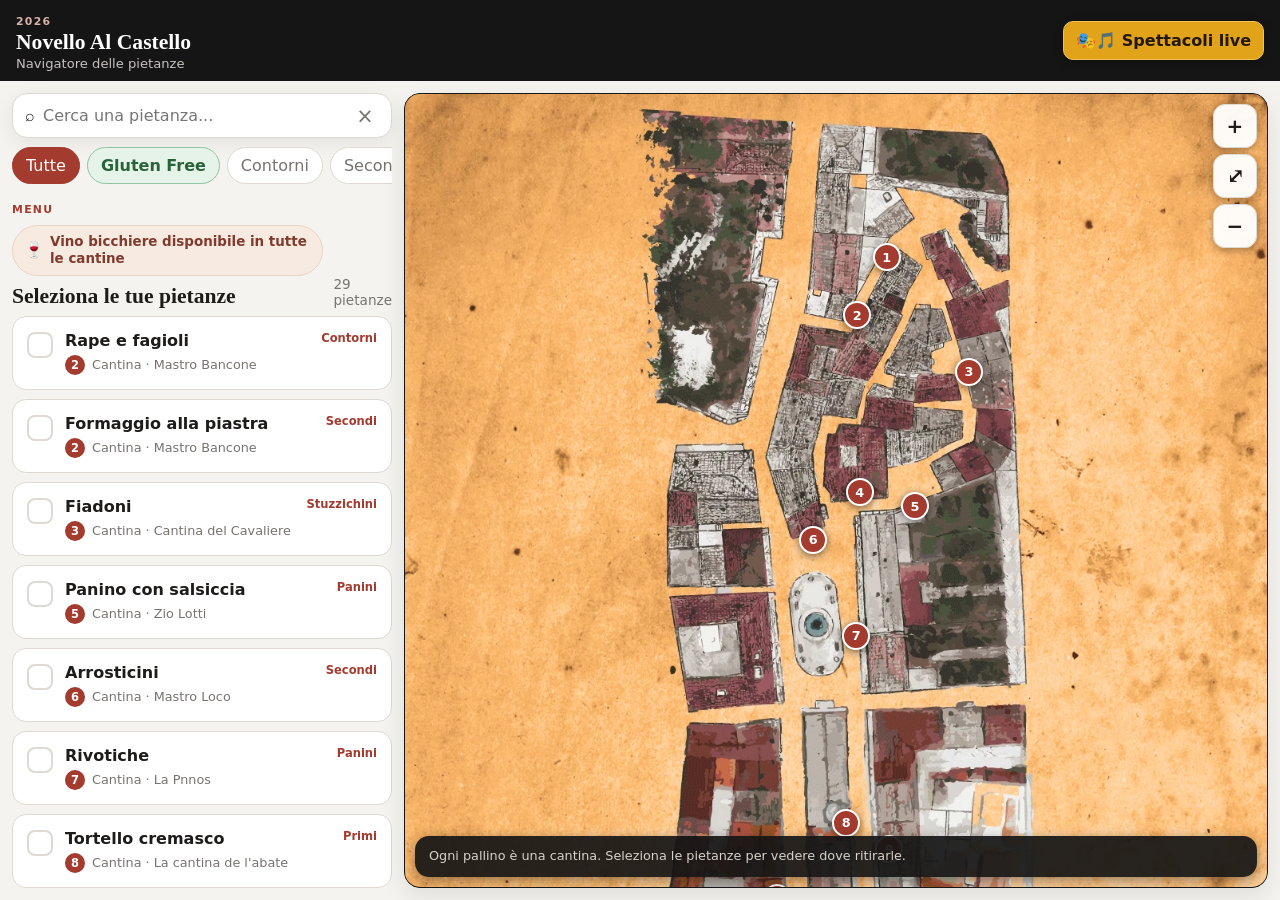
<file: index.html>
<!doctype html>
<html lang="it">
<head>
    <meta charset="utf-8">
    <meta name="viewport" content="width=device-width,initial-scale=1,viewport-fit=cover">
    <meta name="theme-color" content="#151515">
    <title>Navigatore</title>
    <link rel="preload" href="mappa-catignano.webp" as="image" fetchpriority="high">
    <link rel="stylesheet" href="styles.css">
</head>
<body class="show-dishes">

<header>
    <div>
        <small id="year"></small>
        <h1 id="name"></h1>
        <p id="subtitle"></p>
    </div>
    <a class="music-link" href="musica.html">🎭🎵 Spettacoli live</a>
</header>

<!-- Navigazione mobile -->
<nav class="view-tabs" aria-label="Navigazione">
    <button id="tab-dishes" class="view-tab active" type="button">
        🍴 Pietanze
    </button>
    <button id="tab-map" class="view-tab" type="button">
        🗺️ Mappa <span id="tab-count" class="badge hidden"></span>
    </button>
</nav>

<main>

    <section id="map-section" class="mapbox" aria-label="Mappa delle postazioni">
        <div id="viewport">
            <div id="stage">
                <img id="map" alt="Mappa delle postazioni" draggable="false" decoding="async">
                <div id="markers"></div>
            </div>
        </div>

        <div id="maploading" class="maploading">Caricamento mappa…</div>

        <div id="current" class="current" aria-live="polite"></div>

        <div class="zoombar">
            <button class="zoom" id="plus" type="button" aria-label="Ingrandisci">+</button>
            <button class="zoom" id="reset" type="button" aria-label="Mostra tutta la mappa">⤢</button>
            <button class="zoom" id="minus" type="button" aria-label="Riduci">−</button>
        </div>
    </section>

    <section id="dishes-section">
        <div class="search">
            <label>
                ⌕
                <input id="search" type="search" placeholder="Cerca una pietanza..." autocomplete="off">
                <button id="clear" type="button" aria-label="Cancella ricerca">×</button>
            </label>
            <div id="filters"></div>
        </div>

        <div class="sect">
            <div>
                <small>MENU</small>
                <p class="wine-note"><span aria-hidden="true">🍷</span> Vino bicchiere disponibile in tutte le cantine</p>
                <h2>Seleziona le tue pietanze</h2>
            </div>
            <span id="count"></span>
        </div>

        <div id="dishes"></div>
        <div id="empty" class="empty hidden">Nessuna pietanza trovata.</div>

        <div id="selbar" class="selbar hidden">
            <button id="clearsel" type="button" class="ghost">Azzera</button>
            <button id="showmap" type="button" class="primary"></button>
        </div>
    </section>

</main>

<div id="toast"></div>

<script src="config.js"></script>
<script src="app.js"></script>

</body>
</html>
</file>
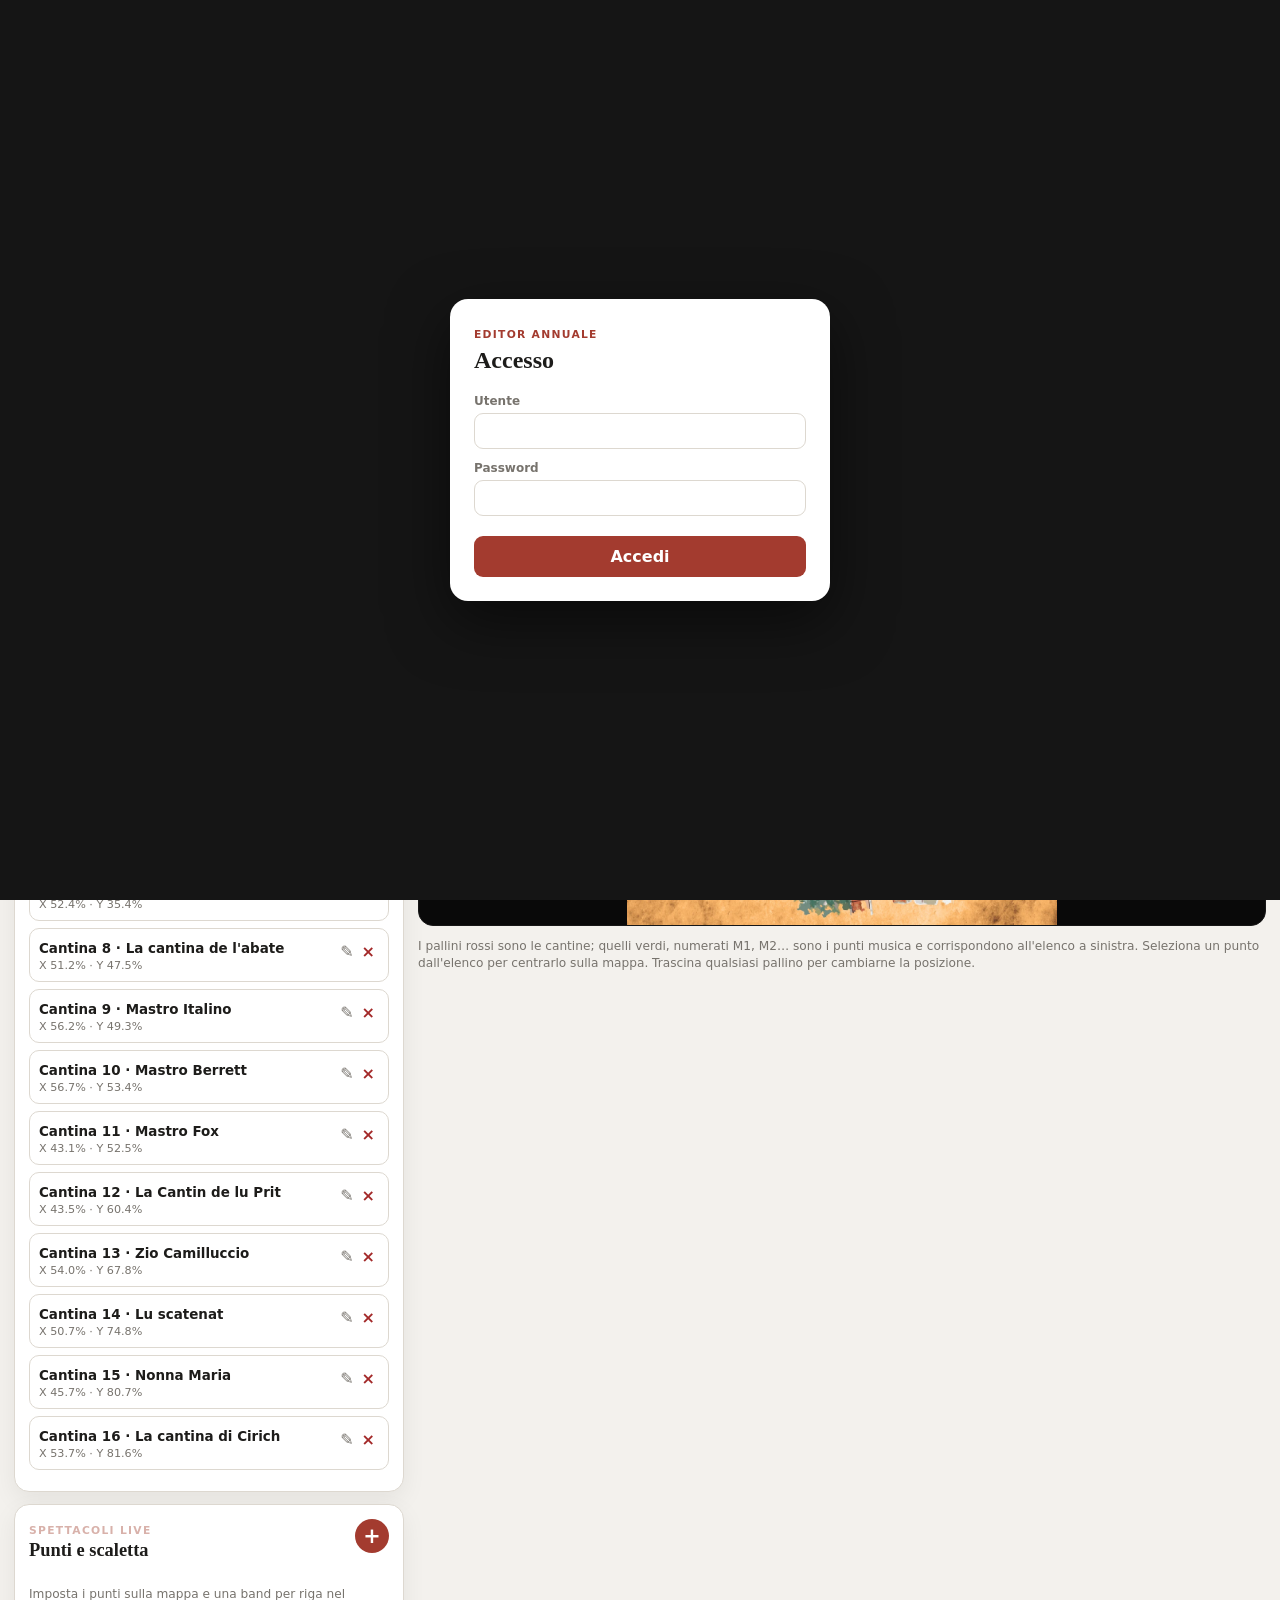
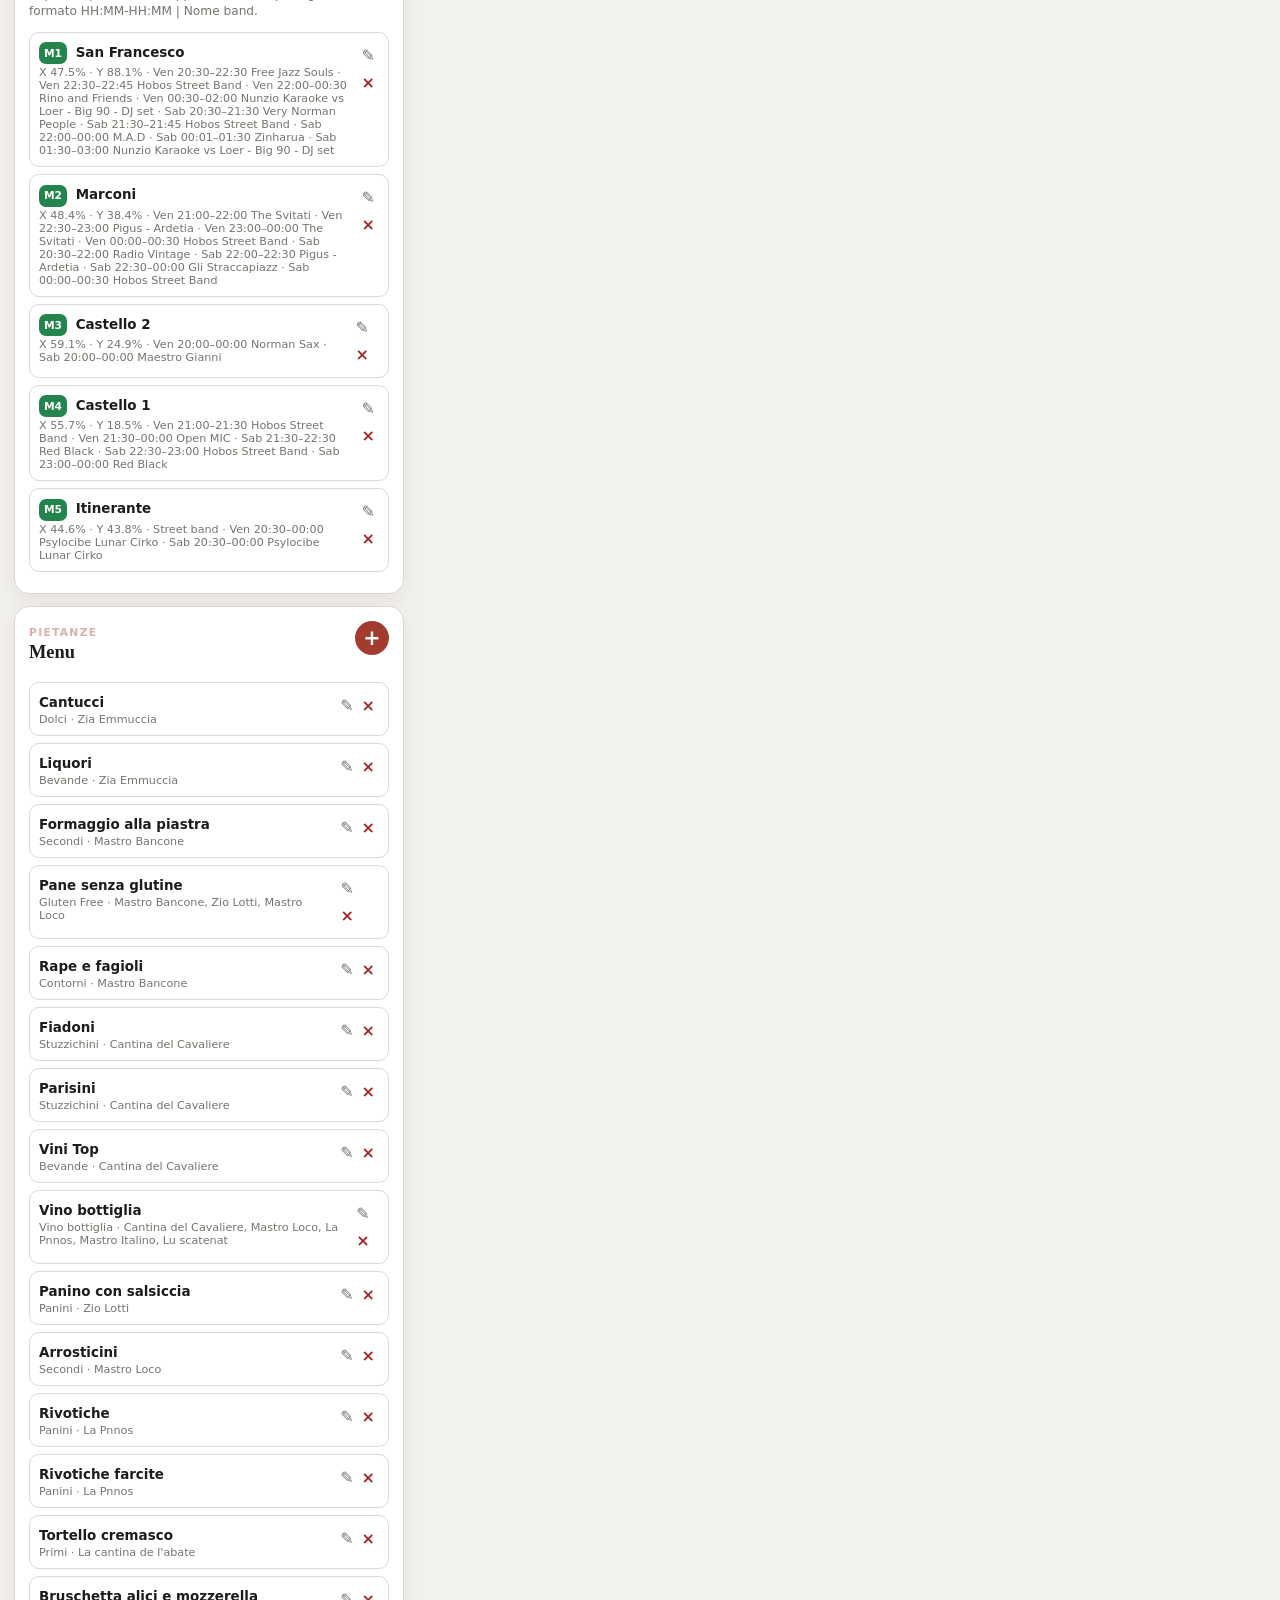
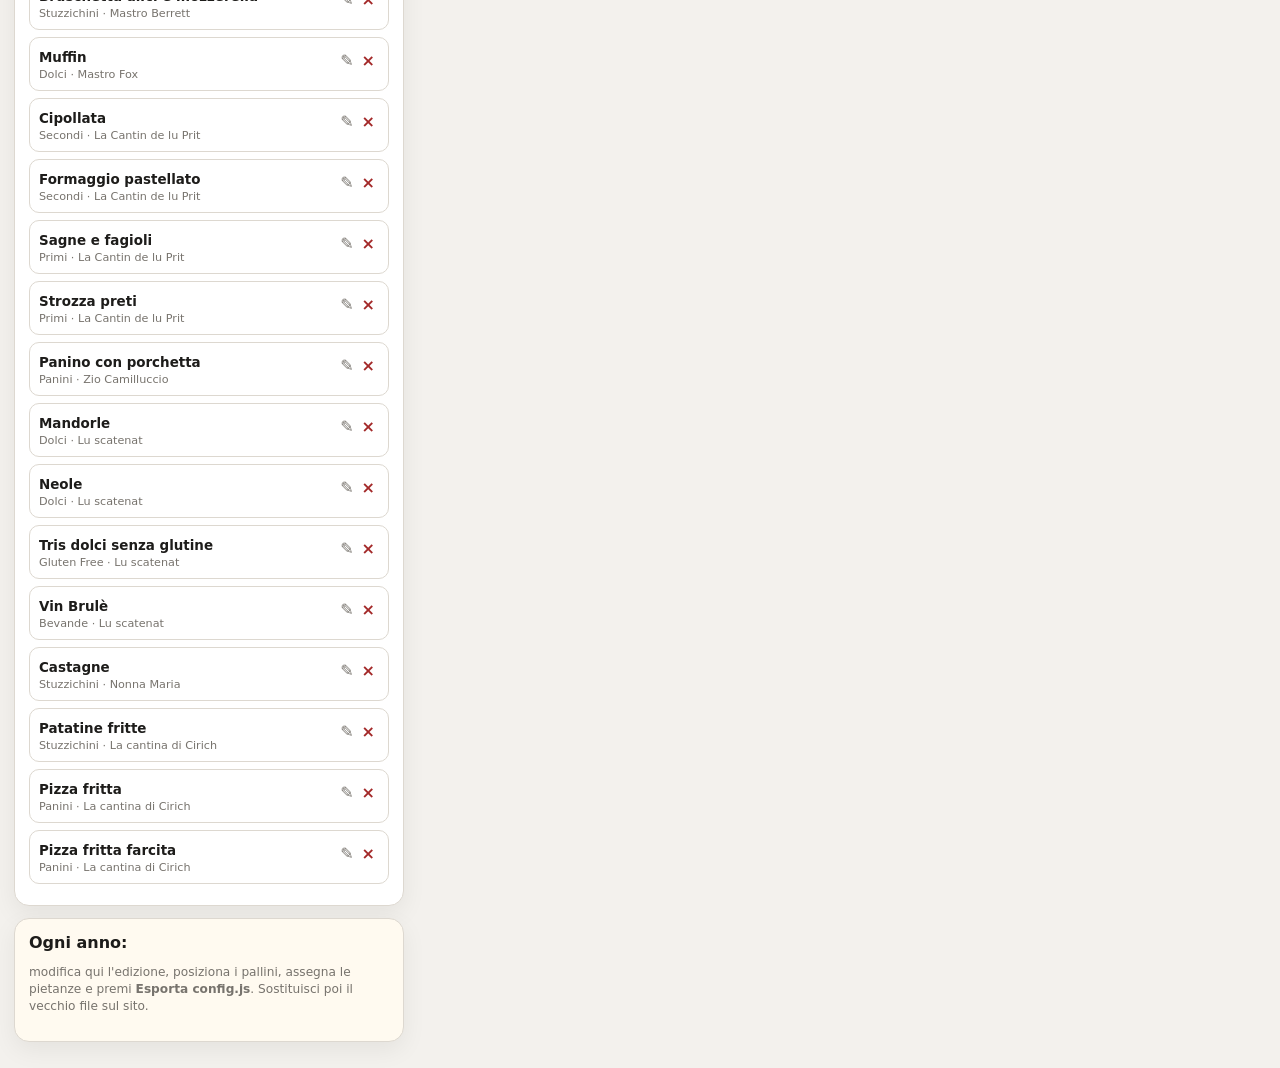
<file: editor.html>
<!doctype html>
<html lang="it">
<head>
    <meta charset="utf-8">
    <meta name="viewport" content="width=device-width,initial-scale=1">
    <title>Editor — Festa di Catignano</title>
    <link rel="stylesheet" href="editor.css">
</head>
<body>
<div id="login" class="login">
    <div class="login-card">
        <small>EDITOR ANNUALE</small>
        <h1>Accesso</h1>

        <form id="login-form">
            <label>
                Utente
                <input id="login-user" autocomplete="username" required>
            </label>

            <label>
                Password
                <input id="login-pass" type="password" autocomplete="current-password" required>
            </label>

            <button type="submit">Accedi</button>

            <p id="login-error">Credenziali non valide.</p>
        </form>
    </div>
</div>
<header>
    <div><small>EDITOR ANNUALE</small>
        <h1>Cantine, pietanze e musica</h1></div>
    <div class="actions">
        <button id="export">Esporta config.js</button>
    </div>
</header>
<main>
    <aside>
        <section class="panel"><small>EVENTO</small>
            <h2>Informazioni</h2><label>Nome<input id="ename"></label><label>Anno<input id="eyear"
                                                                                        type="number"></label><label>Sottotitolo<input
                    id="esub"></label></section>
        <section class="panel">
            <div class="title">
                <div><small>CANTINE</small>
                    <h2>Elenco</h2></div>
                <button id="addstand">+</button>
            </div>
            <p>Ogni pallino è una cantina. Assegna un numero diverso a ciascuna: il numero identifica la cantina.</p>
            <div id="stands"></div>
        </section>
        <section class="panel">
            <div class="title"><div><small>SPETTACOLI LIVE</small><h2>Punti e scaletta</h2></div><button id="addmusic">+</button></div>
            <p>Imposta i punti sulla mappa e una band per riga nel formato HH:MM-HH:MM | Nome band.</p>
            <div id="musicpoints"></div>
        </section>
        <section class="panel">
            <div class="title">
                <div><small>PIETANZE</small>
                    <h2>Menu</h2></div>
                <button id="adddish">+</button>
            </div>
            <div id="dishes"></div>
        </section>
        <section class="panel note"><b>Ogni anno:</b>
            <p>modifica qui l'edizione, posiziona i pallini, assegna le pietanze e premi <b>Esporta config.js</b>.
                Sostituisci poi il vecchio file sul sito.</p></section>
    </aside>
    <section class="maparea">
        <div class="maphead"><b id="selected">Nessuna cantina</b>
            <div>
                <button id="totem" title="Genera il link per un totem">Link totem</button>
                <button id="out">−</button>
                <button id="zr">100%</button>
                <button id="in">+</button>
            </div>
        </div>
        <div id="vp">
            <div id="stage"><img id="map" alt="Mappa">
                <div id="markers"></div>
            </div>
        </div>
        <p>I pallini rossi sono le cantine; quelli verdi, numerati M1, M2… sono i punti musica e corrispondono all'elenco a sinistra. Seleziona un punto dall'elenco per centrarlo sulla mappa. Trascina qualsiasi pallino per cambiarne la posizione.</p></section>
</main>
<div id="modal" class="hidden">
    <div class="card">
        <div class="modalhead"><h2 id="mtitle"></h2>
            <button id="close">×</button>
        </div>
        <form id="form">
            <div id="fields"></div>
            <div class="formbuttons">
                <button type="button" id="cancel">Annulla</button>
                <button>Salva</button>
            </div>
        </form>
    </div>
</div>
<div id="toast"></div>
<script src="config.js"></script>
<script src="editor.js"></script>
</body>
</html>
</file>
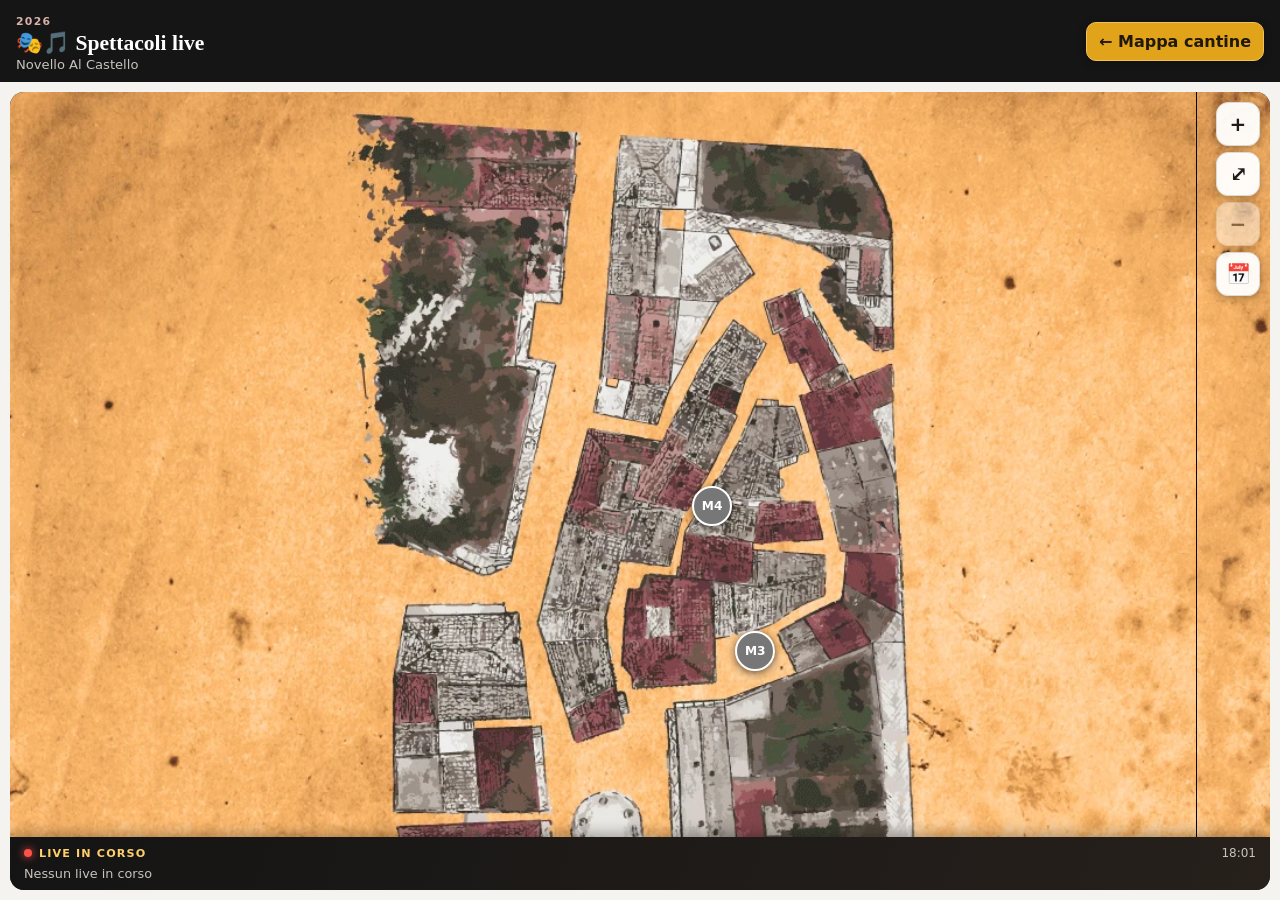
<file: musica.html>
<!doctype html>
<html lang="it">
<head>
    <meta charset="utf-8">
    <meta name="viewport" content="width=device-width,initial-scale=1,viewport-fit=cover">
    <meta name="theme-color" content="#151515">
    <title>Spettacoli live</title>
    <link rel="stylesheet" href="styles.css">
    <style>
        body{overflow:hidden}
        main{display:flex;flex-direction:column;flex:1;min-height:0;width:100%;padding:10px}
        #map-section{position:relative;flex:1;width:100%;min-height:0;display:flex;flex-direction:column;background:#090909;border-radius:14px;overflow:hidden}
        #viewport{flex:1;width:100%;min-height:0;overflow:auto;display:flex;align-items:flex-start;justify-content:flex-start}
        #stage{position:relative;flex:none;margin:0 auto}
        #map{display:block;width:100%;height:auto;user-select:none}
        #markers{position:absolute;inset:0}
        .music-marker{position:absolute;display:grid;place-items:center;transform:translate(-50%,-50%);width:36px;height:36px;padding:0;border:2px solid #fff;border-radius:50%;background:#777;color:#fff;font-size:.68rem;font-weight:900;line-height:1;box-shadow:0 2px 9px #0009;z-index:2}
        .music-marker.playing{background:#218c4c;box-shadow:0 0 0 5px #25a55b44,0 0 16px #25a55b}
        .music-marker.playing:after{content:"";position:absolute;inset:-8px;border:2px solid #25a55b99;border-radius:50%;pointer-events:none;animation:halo 1s ease-out infinite}
        .music-info{position:relative;inset:auto;flex:none;display:grid;grid-template-columns:auto 1fr;align-items:center;gap:6px 14px;margin:0;background:linear-gradient(110deg,#151515f5,#29221df2);color:#fff;padding:9px 14px;box-shadow:0 -3px 14px #0005;z-index:4}
        .live-label{display:flex;align-items:center;gap:7px;color:#ffcf69;font-weight:900;font-size:.7rem;letter-spacing:.1em;text-transform:uppercase;white-space:nowrap}
        .live-label i{display:inline-block;width:8px;height:8px;border-radius:50%;background:#ff5147;box-shadow:0 0 8px #ff5147}
        .music-clock{justify-self:end;color:#c8c2bc;font-variant-numeric:tabular-nums;font-size:.75rem}
        .live-list{grid-column:1/-1;display:flex;flex-wrap:wrap;gap:6px 16px;max-height:20vh;overflow:auto}
        .live-item{display:flex;align-items:baseline;gap:6px;min-width:min(100%,290px);font-size:.82rem}
        .live-ref{display:inline-grid;place-items:center;min-width:27px;height:21px;padding:0 4px;border-radius:6px;background:#218c4c;color:#fff;font-size:.66rem;font-weight:900}
        .live-item b{color:#fff}
        .live-item .venue{color:#e7d4bd}
        .live-item time{color:#ddd;font-variant-numeric:tabular-nums;white-space:nowrap}
        .empty-live{grid-column:1/-1;color:#c8c2bc;font-size:.8rem}
        .zoombar{position:absolute;z-index:10;top:10px;right:10px;display:flex;flex-direction:column;gap:6px}
        .zoom{width:44px;height:44px;border:1px solid #ded9d1;background:#fffffff0;color:#1d1c1a;border-radius:12px;font-size:1.25rem;font-weight:700;box-shadow:0 2px 8px #0005}
        .zoom:disabled{opacity:.45;cursor:default}
        .program-popup{position:absolute;right:0;top:calc(100% + 8px);width:min(370px,calc(100vw - 36px));max-height:min(52vh,520px);overflow:auto;padding:12px;border:1px solid #ffffff38;border-radius:13px;background:#171615f5;color:#fff;box-shadow:0 5px 22px #000a}
        .program-head{position:sticky;top:-12px;z-index:1;display:flex;justify-content:space-between;align-items:center;gap:8px;margin:-12px -12px 9px;padding:12px;background:#24211ff5;border-radius:12px 12px 0 0}
        .program-head strong{font-size:.9rem}.program-head small{display:block;color:#c8c2bc;font-size:.7rem;margin-top:2px}
        .program-close{width:32px;height:32px;border:0;border-radius:8px;background:#ffffff18;color:white;font-size:1.25rem}
        .program-row{display:grid;grid-template-columns:34px minmax(0,1fr) auto;align-items:center;gap:7px;padding:8px 2px;border-bottom:1px solid #ffffff18}
        .program-ref{display:grid;place-items:center;width:30px;height:24px;border-radius:7px;background:#218c4c;color:white;font-size:.66rem;font-weight:900}
        .program-main{min-width:0}.program-main b,.program-main small{display:block;overflow-wrap:anywhere}.program-main b{font-size:.8rem}.program-main small{color:#c8c2bc;font-size:.68rem;margin-top:2px}
        .program-side{display:grid;justify-items:end;gap:3px}.program-side time{font-size:.7rem;color:#ddd;font-variant-numeric:tabular-nums;white-space:nowrap}
        .program-status{font-size:.58rem;font-weight:900;letter-spacing:.07em;white-space:nowrap}.program-status.active{color:#ff6860}.program-status.upcoming{color:#ffcf69}.program-status.past{color:#a9a49d}
        .program-empty{padding:8px 2px;color:#c8c2bc;font-size:.8rem}
        @keyframes halo{50%{transform:scale(1.3);opacity:.25}}
        @media(min-width:700px){.music-marker{width:40px;height:40px;font-size:.76rem}}
        @media(min-width:1000px) and (min-height:1600px){.music-marker{width:52px;height:52px;font-size:.82rem}.music-marker.playing:after{inset:-11px}}
        @media(min-width:1000px) and (min-height:1600px){.zoom{width:64px;height:64px;font-size:1.6rem}}
        @media(max-width:699px){header{align-items:flex-start}header>div{flex:1;min-width:0}header #event{display:block;white-space:normal;overflow-wrap:anywhere;line-height:1.2}header h1{white-space:normal;overflow:visible;text-overflow:clip}main{padding:6px}.music-marker{width:34px;height:34px}.music-info{gap:5px 10px;padding:8px 10px}.live-list{max-height:17vh;gap:5px 10px}.live-item{min-width:100%;font-size:.78rem}.program-popup{width:min(330px,calc(100vw - 28px));padding:10px}.program-head{margin:-10px -10px 8px;padding:10px}.program-row{grid-template-columns:31px minmax(0,1fr) auto;gap:5px}.program-main b{font-size:.74rem}.program-main small{font-size:.64rem}.program-side time{font-size:.65rem}}
    </style>
</head>
<body>
<header>
    <div><small id="year"></small><h1>🎭🎵 Spettacoli live</h1><p id="event"></p></div>
    <a class="music-link" href="index.html">← Mappa cantine</a>
</header>
<main>
    <section id="map-section" aria-label="Mappa dei punti musica">
        <div id="viewport"><div id="stage"><img id="map" alt="Mappa dei punti musica"><div id="markers"></div></div></div>
        <div id="current" class="music-info" aria-live="polite"></div>
        <div class="zoombar" aria-label="Controlli zoom mappa">
            <button class="zoom" id="music-plus" type="button" aria-label="Ingrandisci">+</button>
            <button class="zoom" id="music-reset" type="button" aria-label="Ripristina zoom">⤢</button>
            <button class="zoom" id="music-minus" type="button" aria-label="Riduci">−</button>
            <button class="zoom" id="program-button" type="button" aria-label="Apri programmazione" aria-expanded="false">📅</button>
            <div id="program-popup" class="program-popup hidden" role="dialog" aria-label="Programmazione degli spettacoli"></div>
        </div>
    </section>
</main>
<script src="config.js"></script>
<script>
(() => {
    const $=id=>document.getElementById(id), points=FESTA.puntiMusica||[], vp=$('viewport'), stage=$('stage'), img=$('map');
    let baseWidth=0, zoom=1, popupTimer=null;
    const totem=new URLSearchParams(location.search).has('totem');
    if(totem){
        document.body.classList.add('totem');
        const IDLE_MS=60000;
        let idleTimer;
        const wake=()=>{
            clearTimeout(idleTimer);
            idleTimer=setTimeout(()=>location.href='index.html?totem',IDLE_MS);
        };
        ['pointerdown','keydown','input','wheel'].forEach(type=>addEventListener(type,wake,{passive:true}));
        addEventListener('scroll',wake,{passive:true,capture:true});
        wake();
        document.querySelector('header a').href='index.html?totem';
    }
    $('year').textContent=FESTA.anno;
    $('event').textContent=FESTA.nome;
    img.src=FESTA.mappa?.immagine||'mappa-catignano.webp';

    function minutes(value){
        const match=String(value||'').match(/^([01]?\d|2[0-3]):([0-5]\d)$/);
        return match?Number(match[1])*60+Number(match[2]):null;
    }
    const NIGHT_START=8*60;
    function nightDay(now){
        const date=new Date(now);
        if(date.getHours()*60+date.getMinutes()<NIGHT_START)date.setDate(date.getDate()-1);
        return date.getDay()===5?'venerdi':date.getDay()===6?'sabato':null;
    }
    function showInterval(show,now){
        const start=minutes(show.inizio),end=minutes(show.fine);
        if(start===null||end===null)return null;
        const targetDay=show.giorno==='venerdi'?5:6;
        const startDate=new Date(now);
        startDate.setHours(0,0,0,0);
        if(now.getHours()*60+now.getMinutes()<NIGHT_START)startDate.setDate(startDate.getDate()-1);
        startDate.setDate(startDate.getDate()+((targetDay-startDate.getDay()+7)%7));
        // Gli orari 00:00–07:59 sono la coda della serata indicata.
        if(start<NIGHT_START)startDate.setDate(startDate.getDate()+1);
        startDate.setMinutes(start);
        const endDate=new Date(startDate);
        if(end<=start)endDate.setDate(endDate.getDate()+1);
        endDate.setHours(Math.floor(end/60),end%60,0,0);
        return {startDate,endDate};
    }
    function activeShow(point,now){
        const current=now.getHours()*60+now.getMinutes(), session=nightDay(now);
        return (point.programma||[]).find(show=>{
            const start=minutes(show.inizio),end=minutes(show.fine);
            if(start===null||end===null)return false;
            if(show.giorno){
                if(show.giorno!==session)return false;
                const interval=showInterval(show,now);
                return interval&&now>=interval.startDate&&now<interval.endDate;
            }
            // Legacy entries remain valid on both nights. A 00:00 start is not
            // treated as active throughout the evening before it begins.
            return start<=end?current>=start&&current<end:(current>=start||current<end);
        });
    }
    function resize(){
        const ratio=img.naturalWidth&&img.naturalHeight?img.naturalWidth/img.naturalHeight:480/1960;
        let width;
        if(matchMedia('(max-width:699px)').matches){
            // Sul telefono manteniamo la mappa intera, come nella vista già approvata.
            width=Math.min(vp.clientWidth,vp.clientHeight*ratio);
        }else if(matchMedia('(min-width:1000px) and (min-height:1600px)').matches){
            // Totem verticale: quasi tutta la larghezza, con altezza contenuta nello schermo.
            width=Math.min(vp.clientWidth*.88,vp.clientHeight*ratio);
        }else{
            // Desktop: la mappa occupa tutta la larghezza; si scorre solo in verticale.
            width=vp.clientWidth;
        }
        baseWidth=width;
        stage.style.width=baseWidth*zoom+'px';
        updateZoomButtons();
    }
    img.onload=resize;
    addEventListener('resize',resize);
    function esc(value){return String(value??'').replace(/[&<>"']/g,c=>({'&':'&amp;','<':'&lt;','>':'&gt;','"':'&quot;',"'":'&#39;'}[c]))}
    function closeProgram(){
        clearTimeout(popupTimer);popupTimer=null;
        $('program-popup').classList.add('hidden');
        $('program-button').setAttribute('aria-expanded','false');
    }
    function keepProgramOpen(){
        if($('program-popup').classList.contains('hidden'))return;
        clearTimeout(popupTimer);
        popupTimer=setTimeout(closeProgram,8000);
    }
    function openProgram(){
        const popup=$('program-popup'),now=new Date(),current=now.getHours()*60+now.getMinutes();
        const visibleDay=nightDay(now);
        const rows=points.flatMap((point,index)=>{
            const active=activeShow(point,now);
            return (point.programma||[]).map(show=>{
                if(visibleDay&&show.giorno&&show.giorno!==visibleDay)return null;
                const start=minutes(show.inizio),isActive=show===active;
                let past=false;
                if(!isActive&&start!==null){
                    if(show.giorno){
                        const interval=showInterval(show,now);
                        past=interval&&now>=interval.endDate;
                    }else{
                        const endsAfterMidnight=minutes(show.fine)<start;
                        past=start<current&&!(endsAfterMidnight&&current<minutes(show.fine));
                    }
                }
                // Gli orari dopo mezzanotte sono la coda della serata indicata.
                const sortTime=start<NIGHT_START?start+24*60:start;
                return{point,index,show,start,sortTime,status:isActive?'active':past?'past':'upcoming'};
            }).filter(row=>row&&row.start!==null);
        }).sort((a,b)=>a.sortTime-b.sortTime||a.index-b.index);
        popup.innerHTML=`<div class="program-head"><div><strong>Programmazione spettacoli</strong><small>Orari di tutti i punti musica</small></div><button class="program-close" type="button" aria-label="Chiudi">×</button></div>${rows.length?rows.map(({point,index,show,status})=>`<div class="program-row"><span class="program-ref">M${index+1}</span><div class="program-main"><b>${esc(show.band)}</b><small>${show.giorno?`${show.giorno==='venerdi'?'Venerdì':'Sabato'} · `:''}${esc(point.nome)}</small></div><div class="program-side"><span class="program-status ${status}">${status==='active'?'● LIVE':status==='past'?'CONCLUSO':'IN PROGRAMMA'}</span><time>${esc(show.inizio)}–${esc(show.fine)}</time></div></div>`).join(''):'<div class="program-empty">Nessun evento configurato.</div>'}`;
        popup.classList.remove('hidden');
        $('program-button').setAttribute('aria-expanded','true');
        popup.querySelector('.program-close').onclick=closeProgram;
        popup.onscroll=keepProgramOpen;
        popup.onwheel=keepProgramOpen;
        popup.ontouchstart=keepProgramOpen;
        clearTimeout(popupTimer);popupTimer=setTimeout(closeProgram,8000);
    }
    function updateZoomButtons(){
        $('music-minus').disabled=zoom<=1;
        $('music-plus').disabled=zoom>=4;
    }
    function setZoom(value){
        const oldWidth=stage.offsetWidth||baseWidth, oldHeight=stage.offsetHeight;
        const centerX=vp.scrollLeft+vp.clientWidth/2,centerY=vp.scrollTop+vp.clientHeight/2;
        const xRatio=oldWidth?centerX/oldWidth:.5,yRatio=oldHeight?centerY/oldHeight:.5;
        zoom=Math.max(1,Math.min(4,value));
        stage.style.width=baseWidth*zoom+'px';
        requestAnimationFrame(()=>{
            vp.scrollTo({left:Math.max(0,xRatio*stage.offsetWidth-vp.clientWidth/2),top:Math.max(0,yRatio*stage.offsetHeight-vp.clientHeight/2),behavior:'smooth'});
            updateZoomButtons();
        });
    }

    function render(){
        const now=new Date(), live=points.map((point,index)=>({point,index,show:activeShow(point,now)})).filter(item=>item.show);
        $('markers').innerHTML=points.map((point,index)=>{
            const show=activeShow(point,now),ref=`M${index+1}`;
            if(point.streetBand)return '';
            return `<div class="music-marker ${show?'playing':''}" style="left:${Number(point.x)||0}%;top:${Number(point.y)||0}%" aria-label="${esc(show?`${ref}, ${show.band}, ${point.nome}, ${show.inizio}–${show.fine}`:`${ref}, ${point.nome}`)}">${ref}</div>`;
        }).join('');
        $('current').innerHTML=`<span class="live-label"><i></i>Live in corso</span><span class="music-clock">${now.toLocaleTimeString('it-IT',{hour:'2-digit',minute:'2-digit'})}</span>${live.length?`<div class="live-list">${live.map(({point,index,show})=>`<div class="live-item"><span class="live-ref">M${index+1}</span><b>${esc(show.band)}</b><span class="venue">· ${esc(point.nome)}</span><time>${esc(show.inizio)}–${esc(show.fine)}</time></div>`).join('')}</div>`:'<div class="empty-live">Nessun live in corso</div>'}`;
    }
    render();
    $('music-plus').onclick=()=>setZoom(zoom*1.4);
    $('music-minus').onclick=()=>setZoom(zoom/1.4);
    $('music-reset').onclick=()=>setZoom(1);
    $('program-button').onclick=()=>{$('program-popup').classList.contains('hidden')?openProgram():closeProgram()};
    setInterval(render,30000);
})();
</script>
</body>
</html>
</file>
<file: styles.css>
*{box-sizing:border-box}

:root{
    --bg:#f5f3ef;
    --white:#fff;
    --text:#1d1c1a;
    --muted:#77736d;
    --red:#a33b2f;
    --border:#ded9d1;
    --gap:12px
}

html,body{
    height:100%
}

/*
 * Layout "app": la pagina non scorre, occupa esattamente lo schermo.
 * Scorrono solo la lista pietanze e la mappa al loro interno.
 * dvh tiene conto delle barre del browser su iOS/Android.
 */
body{
    margin:0;
    height:100vh;
    height:100dvh;
    overflow:hidden;
    display:flex;
    flex-direction:column;
    background:var(--bg);
    color:var(--text);
    font-family:system-ui,-apple-system,BlinkMacSystemFont,"Segoe UI",sans-serif;
    -webkit-tap-highlight-color:transparent;
    -webkit-text-size-adjust:100%
}

button,input{
    font:inherit
}

button{
    cursor:pointer;
    touch-action:manipulation
}

header{
    flex:none;
    background:#151515;
    color:#fff;
    padding:max(10px,env(safe-area-inset-top)) max(16px,env(safe-area-inset-right)) 10px max(16px,env(safe-area-inset-left));
    display:flex;
    justify-content:space-between;
    align-items:center;
    gap:10px
}

.music-link{color:#21180a;text-decoration:none;border:1px solid #f1c15a;border-radius:10px;padding:9px 12px;background:#e0a31a;font-weight:800;white-space:nowrap;box-shadow:0 2px 8px #0004}
.music-link:hover{background:#f0b832}

header div{
    min-width:0
}

header small,
section small{
    letter-spacing:.12em;
    font-size:.68rem;
    font-weight:800;
    color:#d8b1aa
}

h1{
    font:700 1.35rem Georgia,serif;
    margin:1px 0;
    white-space:nowrap;
    overflow:hidden;
    text-overflow:ellipsis
}

header p{
    margin:0;
    color:#c7c3bd;
    font-size:.82rem
}

main{
    flex:1;
    min-height:0;
    width:100%;
    display:grid;
    gap:var(--gap);
    padding:var(--gap) max(var(--gap),env(safe-area-inset-right)) max(var(--gap),env(safe-area-inset-bottom)) max(var(--gap),env(safe-area-inset-left))
}

main>section{
    min-height:0;
    min-width:0
}

/* Ricerca */

.search label{
    display:flex;
    align-items:center;
    gap:8px;
    background:#fff;
    border:1px solid var(--border);
    border-radius:15px;
    padding:0 6px 0 12px;
    box-shadow:0 5px 20px #00000012
}

.search input{
    width:100%;
    min-width:0;
    border:0;
    outline:0;
    background:transparent;
    padding:12px 0;
    font-size:16px /* sotto i 16px iOS zooma la pagina al focus */
}

.search input::-webkit-search-cancel-button{
    display:none
}

.search label>button{
    flex:none;
    width:40px;
    height:40px;
    border:0;
    background:none;
    font-size:1.3rem;
    color:var(--muted)
}

#filters{
    display:flex;
    width:100%;
    min-width:0;
    gap:7px;
    overflow-x:auto;
    overflow-y:hidden;
    padding:9px 0 2px;
    scrollbar-width:thin;
    overscroll-behavior-x:contain
}

#filters::-webkit-scrollbar{
    height:6px
}

#filters::-webkit-scrollbar-thumb{
    background:#b8b2a9;
    border-radius:999px
}

.filter{
    flex:none;
    white-space:nowrap;
    border:1px solid var(--border);
    background:#fff;
    color:var(--muted);
    border-radius:999px;
    padding:8px 13px
}

.filter.active{
    background:var(--red);
    color:#fff;
    border-color:var(--red)
}

.filter.gluten-free{
    background:#e5f3e8;
    color:#28633a;
    border-color:#91c49c;
    font-weight:800
}

.filter.gluten-free.active{
    background:#28633a;
    color:#fff;
    border-color:#28633a
}

/* Navigazione Mappa / Pietanze (solo smartphone) */

.view-tabs{
    display:none
}

.view-tab{
    border:0;
    background:transparent;
    color:var(--muted);
    font-weight:800;
    padding:10px 8px;
    border-radius:10px;
    text-align:center;
    text-decoration:none;
    display:block
}

.view-tab.active{
    background:var(--red);
    color:#fff
}

/* Titoli */

.sect{
    display:flex;
    justify-content:space-between;
    align-items:end;
    gap:10px;
    margin:14px 0 8px
}

.sect h2{
    font:700 1.35rem/1.12 Georgia,serif;
    margin:8px 0 0
}

.sect>div>small{color:var(--red)}

.wine-note{
    display:inline-flex;
    align-items:center;
    gap:6px;
    max-width:100%;
    margin:8px 0 0;
    padding:7px 11px;
    border:1px solid #ead4c4;
    border-radius:999px;
    background:#f7eae0;
    color:#813b2e;
    font:650 .84rem/1.3 system-ui,-apple-system,BlinkMacSystemFont,"Segoe UI",sans-serif
}

.wine-note span{font-size:1rem;line-height:1}

#count{
    color:var(--muted);
    font-size:.85rem
}

/* Mappa */

.mapbox{
    position:relative;
    overflow:hidden;
    background:#090909;
    border-radius:16px;
    border:1px solid #171717;
    box-shadow:0 8px 24px #00000017
}

/*
 * I margini automatici centrano lo stage quando entra nel viewport;
 * quando è più largo, lo stage parte dal bordo e può scorrere.
 */
.mapbox #viewport{
    position:absolute;
    inset:0;
    display:block;
    overflow:auto;
    overscroll-behavior:contain;
    touch-action:pan-x pan-y; /* il pinch lo gestisce app.js */
    -webkit-overflow-scrolling:touch;
    scrollbar-width:thin
}

.mapbox #stage{
    position:relative;
    flex:none;
    margin:0 auto
}

.mapbox #viewport::after{
    content:"";
    display:block;
    flex:none;
    width:1px;
    height:var(--scroll-extra, 0px)
}

.mapbox img{
    display:block;
    width:100%;
    height:auto;
    user-select:none;
    -webkit-user-select:none;
    -webkit-user-drag:none;
    -webkit-touch-callout:none
}

#markers{
    position:absolute;
    inset:0;
    z-index:5;
    pointer-events:none
}

.marker{
    position:absolute;
    transform:translate(-50%,-50%);
    width:28px;
    height:28px;
    padding:0;
    border:2px solid #fff;
    border-radius:50%;
    background:var(--red);
    color:#fff;
    font-size:.8rem;
    font-weight:900;
    box-shadow:0 2px 8px #0008;
    pointer-events:auto;
    z-index:6
}

/* Area di tocco più ampia del pallino */
.marker::before{
    content:"";
    position:absolute;
    inset:-8px;
    border-radius:50%
}

.marker.active{
    background:#e0a31a;
    color:#111;
    transform:translate(-50%,-50%) scale(1.3);
    z-index:10;
    animation:pulse 1.6s ease-out infinite
}

@keyframes pulse{
    0%{box-shadow:0 0 0 0 #e0a31acc,0 2px 8px #0008}
    100%{box-shadow:0 0 0 18px #e0a31a00,0 2px 8px #0008}
}

.marker span{
    position:absolute;
    top:calc(100% + 10px);
    left:50%;
    transform:translateX(-50%);
    width:max-content;
    max-width:min(280px, 68vw);
    box-sizing:border-box;
    background:#181818f5;
    color:#fff;
    border:1px solid #ffffff40;
    border-radius:12px;
    padding:10px 13px;
    font-size:.9rem;
    line-height:1.35;
    text-align:left;
    white-space:normal;
    box-shadow:0 5px 20px #0009;
    opacity:0;
    visibility:hidden;
    pointer-events:none;
    transition:opacity .18s, visibility .18s;
    z-index:20
}

.marker.active span,
.marker.peek span,
.marker.peek{
    z-index:11
}

.marker.peek .marker-info{
    opacity:1;
    visibility:visible
}

.marker-info b,
.marker-info small{display:block}
.marker-info small{margin-top:4px;color:#eee;font-size:.82rem}
.marker.bubble-left .marker-info{left:0;transform:none}
.marker.bubble-right .marker-info{left:auto;right:0;transform:none}
.marker.bubble-above .marker-info{top:auto;bottom:calc(100% + 10px)}
/* Il pallino attivo si ingrandisce, ma il banner mantiene la misura normale. */
.marker.active .marker-info{transform:translateX(-50%) scale(.76923);transform-origin:top center}
.marker.active.bubble-left .marker-info{transform:scale(.76923);transform-origin:top left}
.marker.active.bubble-right .marker-info{transform:scale(.76923);transform-origin:top right}
.marker.active.bubble-above .marker-info{transform-origin:bottom center}
.marker.active.bubble-left.bubble-above .marker-info{transform-origin:bottom left}
.marker.active.bubble-right.bubble-above .marker-info{transform-origin:bottom right}

/* Mappa in caricamento (rete lenta) */

.maploading{
    position:absolute;
    inset:0;
    z-index:12;
    display:grid;
    place-items:center;
    padding:20px;
    text-align:center;
    color:#c7c3bd;
    font-size:.9rem
}

/* Postazioni selezionate, sovrapposte al fondo della mappa */

.current{
    position:absolute;
    z-index:15;
    left:10px;
    right:10px;
    bottom:10px;
    max-height:38%;
    overflow-y:auto;
    overscroll-behavior:contain;
    background:#151515eb;
    color:#fff;
    border-radius:14px;
    padding:4px;
    font-size:.85rem;
    line-height:1.3;
    box-shadow:0 4px 14px #0006
}

.legend{
    padding:8px 10px;
    color:#d6d2cc;
    font-size:.8rem
}

.stop{
    display:flex;
    align-items:center;
    gap:10px;
    width:100%;
    border:0;
    background:none;
    color:inherit;
    text-align:left;
    padding:7px 8px;
    border-radius:10px
}

.stop+.stop{
    border-top:1px solid #ffffff1a
}

.stop i{
    flex:none;
    display:grid;
    place-items:center;
    width:30px;
    height:30px;
    border-radius:50%;
    background:#e0a31a;
    color:#111;
    font:normal 900 .85rem system-ui,sans-serif
}

.stop b{
    display:block;
    color:#f0c25a
}

.stop small{
    color:#d6d2cc
}

/* Zoom, sovrapposto alla mappa */

.zoombar{
    position:absolute;
    z-index:15;
    top:10px;
    right:10px;
    display:flex;
    flex-direction:column;
    gap:6px
}

.zoom{
    width:44px;
    height:44px;
    border:1px solid var(--border);
    background:#fffffff0;
    color:var(--text);
    border-radius:12px;
    font-size:1.25rem;
    font-weight:700;
    box-shadow:0 2px 8px #0005
}

.zoom:disabled{
    opacity:.45;
    cursor:default
}

/* Pietanze */

#dishes-section{
    display:flex;
    flex-direction:column
}

#dishes,
#empty{
    flex:1;
    min-height:0
}

#dishes{
    overflow-y:auto;
    overscroll-behavior:contain;
    -webkit-overflow-scrolling:touch;
    padding-bottom:6px
}

.dish{
    display:flex;
    gap:12px;
    align-items:flex-start;
    width:100%;
    text-align:left;
    color:inherit;
    background:#fff;
    border:1px solid var(--border);
    border-radius:14px;
    padding:14px;
    margin:0 0 9px;
    cursor:pointer
}

.dish.active{
    border-color:var(--red);
    box-shadow:0 0 0 1px var(--red);
    background:#fdf6f4
}

.dish .body{
    flex:1;
    min-width:0
}

/* Spunta: il cliente seleziona tutte le pietanze che ha comprato */
.check{
    flex:none;
    width:26px;
    height:26px;
    margin-top:1px;
    border:2px solid var(--border);
    border-radius:8px;
    background:#fff;
    display:grid;
    place-items:center
}

.dish.active .check{
    background:var(--red);
    border-color:var(--red)
}

.dish.active .check::after{
    content:"";
    width:6px;
    height:12px;
    margin-top:-3px;
    border:solid #fff;
    border-width:0 3px 3px 0;
    transform:rotate(45deg)
}

/* Numero identificativo della cantina */
.where i{
    display:inline-grid;
    place-items:center;
    min-width:20px;
    height:20px;
    padding:0 4px;
    margin-right:3px;
    border-radius:999px;
    background:var(--red);
    color:#fff;
    font:normal 900 .72rem system-ui,sans-serif
}

/* Barra "Vedi sulla mappa" */

.selbar{
    flex:none;
    display:flex;
    gap:8px;
    padding-top:8px
}

.selbar button{
    border-radius:13px;
    padding:13px 14px;
    font-weight:800
}

.selbar .primary{
    flex:1;
    border:0;
    background:var(--red);
    color:#fff;
    box-shadow:0 6px 18px #a33b2f55
}

.selbar .ghost{
    border:1px solid var(--border);
    background:#fff;
    color:var(--muted)
}

.badge{
    display:inline-grid;
    place-items:center;
    min-width:20px;
    height:20px;
    padding:0 5px;
    margin-left:4px;
    border-radius:999px;
    background:#e0a31a;
    color:#111;
    font-size:.72rem
}

.top{
    display:flex;
    justify-content:space-between;
    gap:10px
}

.dishname{
    font-weight:800
}

.cat{
    color:var(--red);
    font-size:.72rem;
    font-weight:800
}

.where,
.desc{
    color:var(--muted);
    font-size:.8rem;
    margin-top:5px
}

.go{
    display:inline-block;
    color:var(--red);
    font-size:.8rem;
    font-weight:800;
    text-decoration:none;
    margin-top:8px;
    padding:4px 0
}

.empty{
    text-align:center;
    color:var(--muted);
    padding:30px
}

.hidden{
    display:none!important
}

/* Toast */

#toast{
    position:fixed;
    z-index:100;
    left:50%;
    bottom:max(18px,env(safe-area-inset-bottom));
    transform:translate(-50%,20px);
    opacity:0;
    max-width:calc(100% - 32px);
    background:#181818;
    color:#fff;
    border-radius:999px;
    padding:10px 14px;
    font-size:.8rem;
    transition:.2s;
    pointer-events:none
}

#toast.show{
    opacity:1;
    transform:translate(-50%,0)
}

/* Smartphone: due schede a tutta altezza */

@media(max-width:699px){

    :root{
        --gap:8px
    }

    header{
        align-items:flex-start
    }

    header>div{
        flex:1;
        min-width:0
    }

    header>a{
        align-self:center
    }

    h1{
        white-space:normal;
        overflow:visible;
        text-overflow:clip
    }

    header p{
        display:none
    }

    .view-tabs{
        flex:none;
        display:grid;
        grid-template-columns:1fr 1fr;
        gap:4px;
        margin:8px max(8px,env(safe-area-inset-right)) 0 max(8px,env(safe-area-inset-left));
        padding:4px;
        background:#fff;
        border:1px solid var(--border);
        border-radius:13px
    }


    body.show-dishes #map-section,
    body:not(.show-dishes) #dishes-section{
        display:none
    }

    .sect{
        margin-top:12px
    }

    .dishname{
        font-size:.95rem
    }
}

@media(min-width:700px){

    .selbar .primary{
        display:none
    }

    .selbar{
        justify-content:flex-end
    }
}

/* Schermi grandi verticali (totem, tablet): mappa sopra, pietanze sotto */

@media(min-width:700px) and (orientation:portrait){

    main{
        grid-template-rows:minmax(0,1fr) minmax(0,auto);
        max-width:1100px;
        margin:0 auto
    }

    #dishes-section{
        max-height:36vh;
        max-height:36dvh
    }

    #dishes{
        display:grid;
        grid-template-columns:repeat(auto-fill,minmax(240px,1fr));
        align-content:start;
        gap:9px
    }

    .dish{
        margin:0
    }
}

/* Schermi orizzontali (desktop, tablet e telefoni ruotati): pietanze a sinistra, mappa a destra */

@media(min-width:700px) and (orientation:landscape){

    main{
        grid-template-columns:minmax(280px,380px) minmax(0,1fr)
    }

    #dishes-section{
        order:-1
    }

    .sect{
        margin-top:12px
    }
}

/* Totem: testi e tocchi più grandi */

@media(min-width:1000px) and (min-height:1600px){

    html{
        font-size:22px
    }

    .search input{
        font-size:1rem
    }

    .zoom{
        width:64px;
        height:64px;
        font-size:1.6rem
    }

    .marker{
        width:38px;
        height:38px
    }

    .check{
        width:34px;
        height:34px
    }
}

/* Schermi bassi (telefono ruotato): header compatto */

@media(max-height:500px){

    header{
        padding-top:max(6px,env(safe-area-inset-top));
        padding-bottom:6px
    }

    header small,
    header p{
        display:none
    }

    h1{
        font-size:1.1rem
    }

    .sect{
        display:none
    }
}

/* Totem: niente selezione del testo né menu con la pressione prolungata */

body.totem{
    user-select:none;
    -webkit-user-select:none;
    -webkit-touch-callout:none
}

body.totem input{
    user-select:text;
    -webkit-user-select:text
}

/* Sui totem ampi, usa la fascia laterale libera per il riepilogo selezioni. */
@media(min-width:700px){
    body.totem #map-section #viewport{
        padding-left:clamp(180px,26vw,300px)
    }

    body.totem #map-section #stage{
        margin-left:0;
        margin-right:auto
    }

    body.totem #map-section .current{
        left:10px;
        right:auto;
        top:50%;
        bottom:auto;
        width:calc(clamp(180px,26vw,300px) - 20px);
        max-height:75%;
        transform:translateY(-50%)
    }
}
</file>
<file: editor.css>
* {
    box-sizing: border-box
}

:root {
    --bg: #f3f1ed;
    --white: #fff;
    --text: #1d1c1a;
    --muted: #77736d;
    --border: #ddd8d0;
    --red: #a33b2f
}

body {
    margin: 0;
    background: var(--bg);
    color: var(--text);
    font-family: system-ui, -apple-system, BlinkMacSystemFont, "Segoe UI", sans-serif
}

button, input, select, textarea {
    font: inherit
}

header {
    position: sticky;
    top: 0;
    z-index: 20;
    background: #151515;
    color: #fff;
    padding: 14px 18px;
    display: flex;
    justify-content: space-between;
    gap: 15px;
    align-items: center
}

header small, section small {
    letter-spacing: .12em;
    font-size: .67rem;
    font-weight: 800;
    color: #d8b1aa
}

h1 {
    font: 700 1.45rem Georgia, serif;
    margin: 2px 0
}

.actions {
    display: flex;
    gap: 7px
}

button {
    border: 1px solid var(--border);
    border-radius: 9px;
    padding: 9px 12px;
    background: #fff;
    cursor: pointer;
    font-weight: 700
}

.actions button:last-of-type, .formbuttons button:last-child {
    background: var(--red);
    color: #fff;
    border-color: var(--red)
}

main {
    max-width: 1500px;
    margin: auto;
    padding: 14px;
    display: grid;
    grid-template-columns:390px minmax(0, 1fr);
    gap: 14px
}

.login{
    position:fixed;
    inset:0;
    z-index:9999;
    display:grid;
    place-items:center;
    padding:20px;
    background:#151515
}

.login-card{
    width:min(380px,100%);
    background:#fff;
    border-radius:18px;
    padding:24px;
    box-shadow:0 20px 60px #0008
}

.login-card small{
    letter-spacing:.12em;
    font-size:.67rem;
    font-weight:800;
    color:#a33b2f
}

.login-card h1{
    font:700 1.5rem Georgia,serif;
    margin:5px 0 20px
}

.login-card label{
    display:grid;
    gap:5px;
    color:#77736d;
    font-size:.75rem;
    font-weight:700;
    margin:12px 0
}

.login-card input{
    width:100%;
    padding:10px;
    border:1px solid #ddd8d0;
    border-radius:9px;
    background:#fff
}

.login-card button{
    width:100%;
    margin-top:8px;
    border:0;
    border-radius:9px;
    padding:11px;
    background:#a33b2f;
    color:#fff;
    font-weight:700;
    cursor:pointer
}

#login-error{
    display:none;
    color:#a32929;
    font-size:.8rem;
    margin:12px 0 0
}

#login-error.show{
    display:block
}

body.locked{
    overflow:hidden
}

.panel {
    background: #fff;
    border: 1px solid var(--border);
    border-radius: 15px;
    padding: 14px;
    margin-bottom: 12px;
    box-shadow: 0 8px 24px #00000010
}

.panel h2 {
    font: 700 1.15rem Georgia, serif;
    margin: 2px 0 12px
}

.panel > p, .maparea > p {
    color: var(--muted);
    font-size: .76rem;
    line-height: 1.4
}

.title {
    display: flex;
    justify-content: space-between;
    align-items: start
}

.title button {
    border: 0;
    border-radius: 50%;
    background: var(--red);
    color: #fff;
    width: 34px;
    height: 34px;
    font-size: 1.3rem;
    padding: 0
}

label {
    display: grid;
    gap: 5px;
    color: var(--muted);
    font-size: .75rem;
    font-weight: 700;
    margin: 9px 0
}

input, select, textarea {
    width: 100%;
    padding: 9px;
    border: 1px solid var(--border);
    border-radius: 9px;
    background: #fff
}

.stand-choices{margin:12px 0;color:var(--muted);font-size:.8rem}
.stand-choices>small{display:block;margin:3px 0 8px}
.stand-choices label{display:flex;align-items:center;gap:8px;margin:6px 0;font-weight:500}
.stand-choices input{width:auto;margin:0}

.item {
    border: 1px solid var(--border);
    border-radius: 10px;
    padding: 9px;
    margin: 7px 0;
    display: flex;
    justify-content: space-between;
    gap: 7px
}

.item.sel {
    border-color: var(--red);
    background: #f3ded9
}

.item b {
    font-size: .84rem
}

.meta {
    color: var(--muted);
    font-size: .7rem;
    margin-top: 2px
}

.mini {
    border: 0;
    background: transparent;
    padding: 4px;
    color: var(--muted)
}

.danger {
    color: #a32929
}

.note {
    background: #fffaf0
}

.maphead {
    background: #fff;
    border: 1px solid var(--border);
    border-radius: 14px;
    padding: 11px 13px;
    margin-bottom: 10px;
    display: flex;
    justify-content: space-between;
    align-items: center
}

.maphead button {
    min-width: 38px;
    padding: 7px
}

.maphead b {
    font-size: .85rem
}

.maparea #vp {
    height: calc(100vh - 135px);
    min-height: 600px;
    overflow: auto;
    background: #090909;
    border-radius: 15px;
    border: 1px solid #171717;
    touch-action: pan-x pan-y
}

.maparea #stage {
    position: relative;
    margin: 0 auto
}

.maparea img {
    display: block;
    width: 100%;
    height: auto;
    user-select: none
}

#markers {
    position: absolute;
    inset: 0;
    z-index: 5;
    pointer-events: none
}

.marker {
    position: absolute;
    width: 28px;
    height: 28px;
    padding: 0;
    transform: translate(-50%, -50%);
    border: 2px solid #fff;
    border-radius: 50%;
    background: var(--red);
    color: #fff;
    box-shadow: 0 2px 8px #0008;
    font-size: .8rem;
    font-weight: 900;
    cursor: grab;
    touch-action: none;
    pointer-events: auto;
    z-index: 6
}

.marker::before {
    content: "";
    position: absolute;
    inset: -7px;
    border-radius: 50%;
}

.marker.sel {
    background: #e0a31a;
    transform: translate(-50%, -50%) scale(1.18)
}

.marker.music-marker{width:40px;height:32px;border-radius:10px;background:#23844d;font-size:.68rem;z-index:8}
.marker.music-marker.sel{background:#e0a31a}
.music-key{display:inline-grid;place-items:center;min-width:28px;height:22px;margin-right:4px;border-radius:7px;background:#23844d;color:#fff;font-style:normal;font-size:.67rem;font-weight:900}

#modal {
    position: fixed;
    z-index: 100;
    inset: 0;
    background: #0009;
    display: grid;
    place-items: center;
    padding: 15px
}

.hidden {
    display: none !important
}

.card {
    width: min(560px, 100%);
    max-height: 90vh;
    overflow: auto;
    background: #fff;
    border-radius: 17px;
    padding: 16px
}

.modalhead {
    display: flex;
    justify-content: space-between
}

.modalhead h2 {
    margin: 0;
    font: 700 1.3rem Georgia, serif
}

.modalhead button {
    border: 0;
    background: transparent;
    font-size: 1.6rem
}

.formbuttons {
    display: flex;
    justify-content: end;
    gap: 7px;
    margin-top: 15px
}

#toast {
    position: fixed;
    z-index: 200;
    left: 50%;
    bottom: 18px;
    transform: translate(-50%, 20px);
    opacity: 0;
    background: #181818;
    color: #fff;
    padding: 10px 15px;
    border-radius: 999px;
    font-size: .8rem;
    transition: .2s
}

#toast.show {
    opacity: 1;
    transform: translate(-50%, 0)
}

@media (max-width: 900px) {
    header {
        align-items: start;
        flex-direction: column
    }

    .actions {
        width: 100%
    }

    .actions button {
        flex: 1
    }

    main {
        grid-template-columns:1fr;
        padding: 8px
    }

    .maparea #vp {
        height: 70vh;
        min-height: 480px
    }
}
</file>
